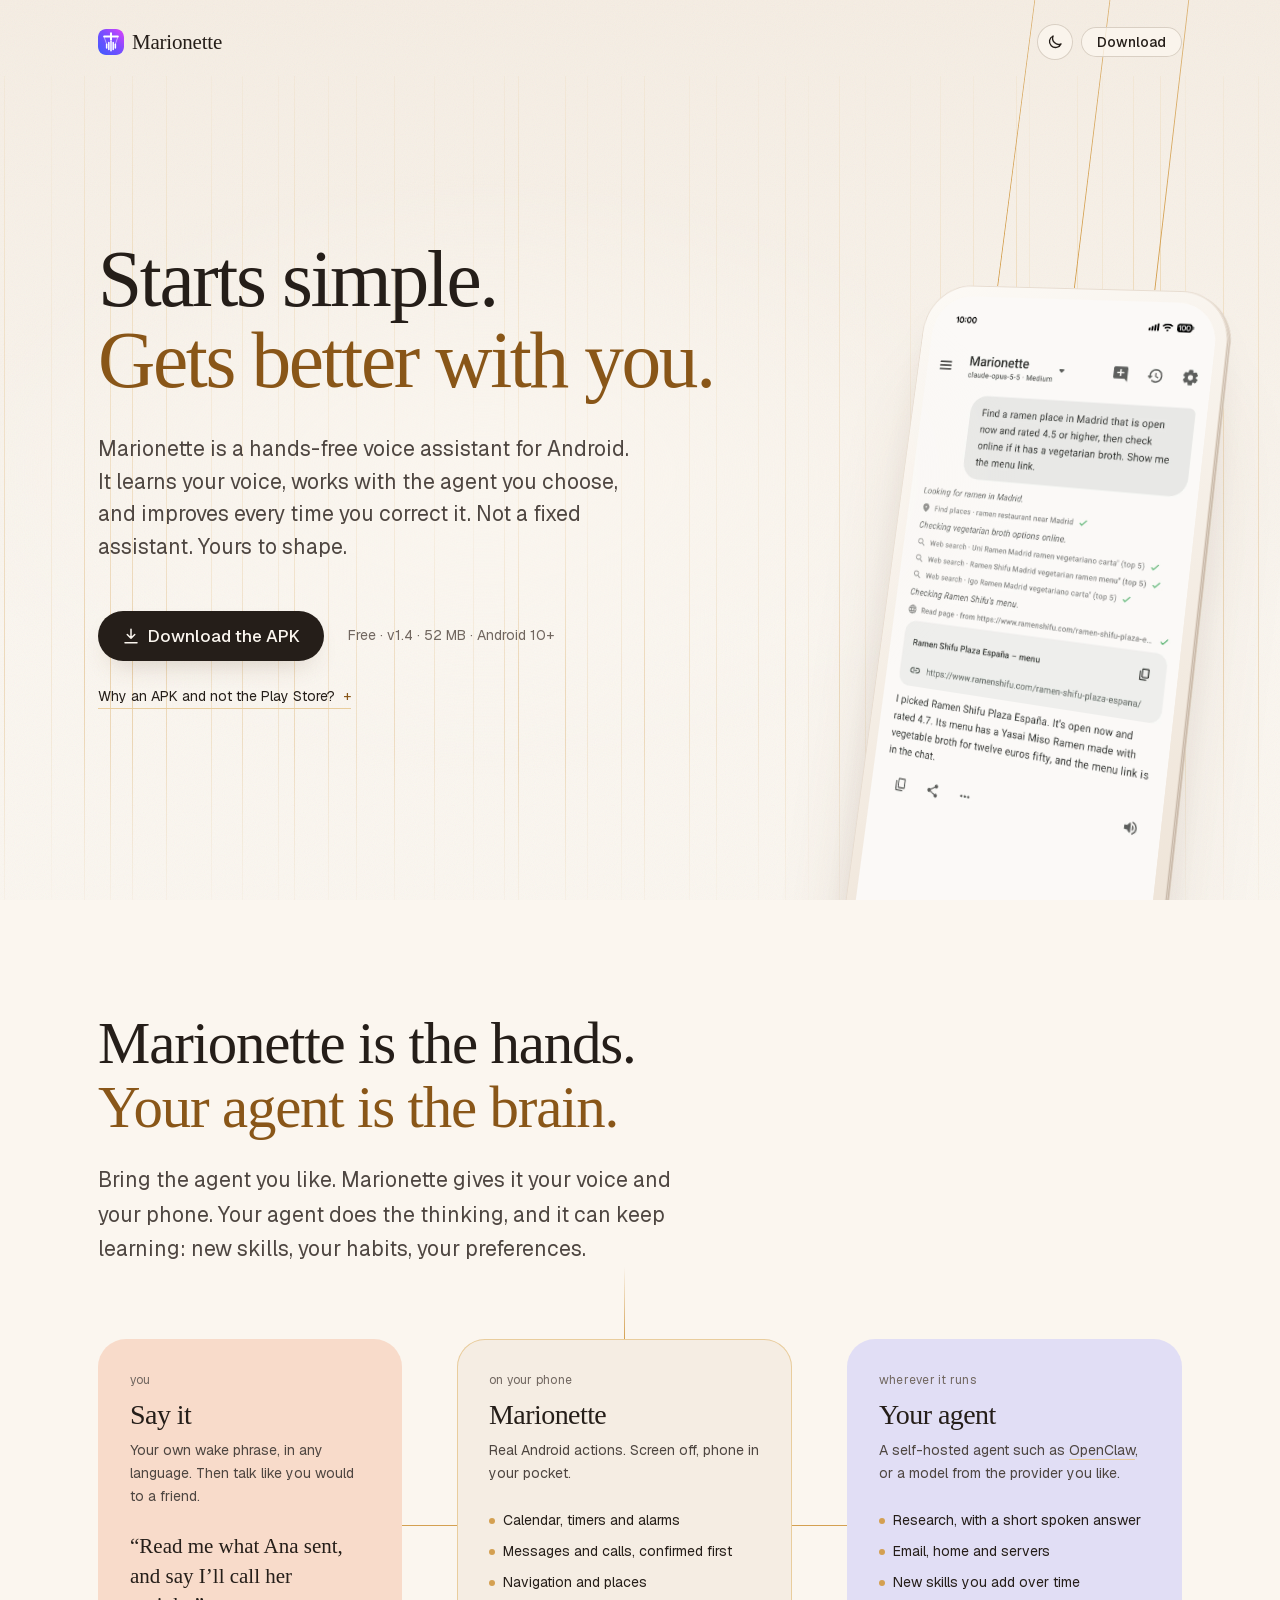
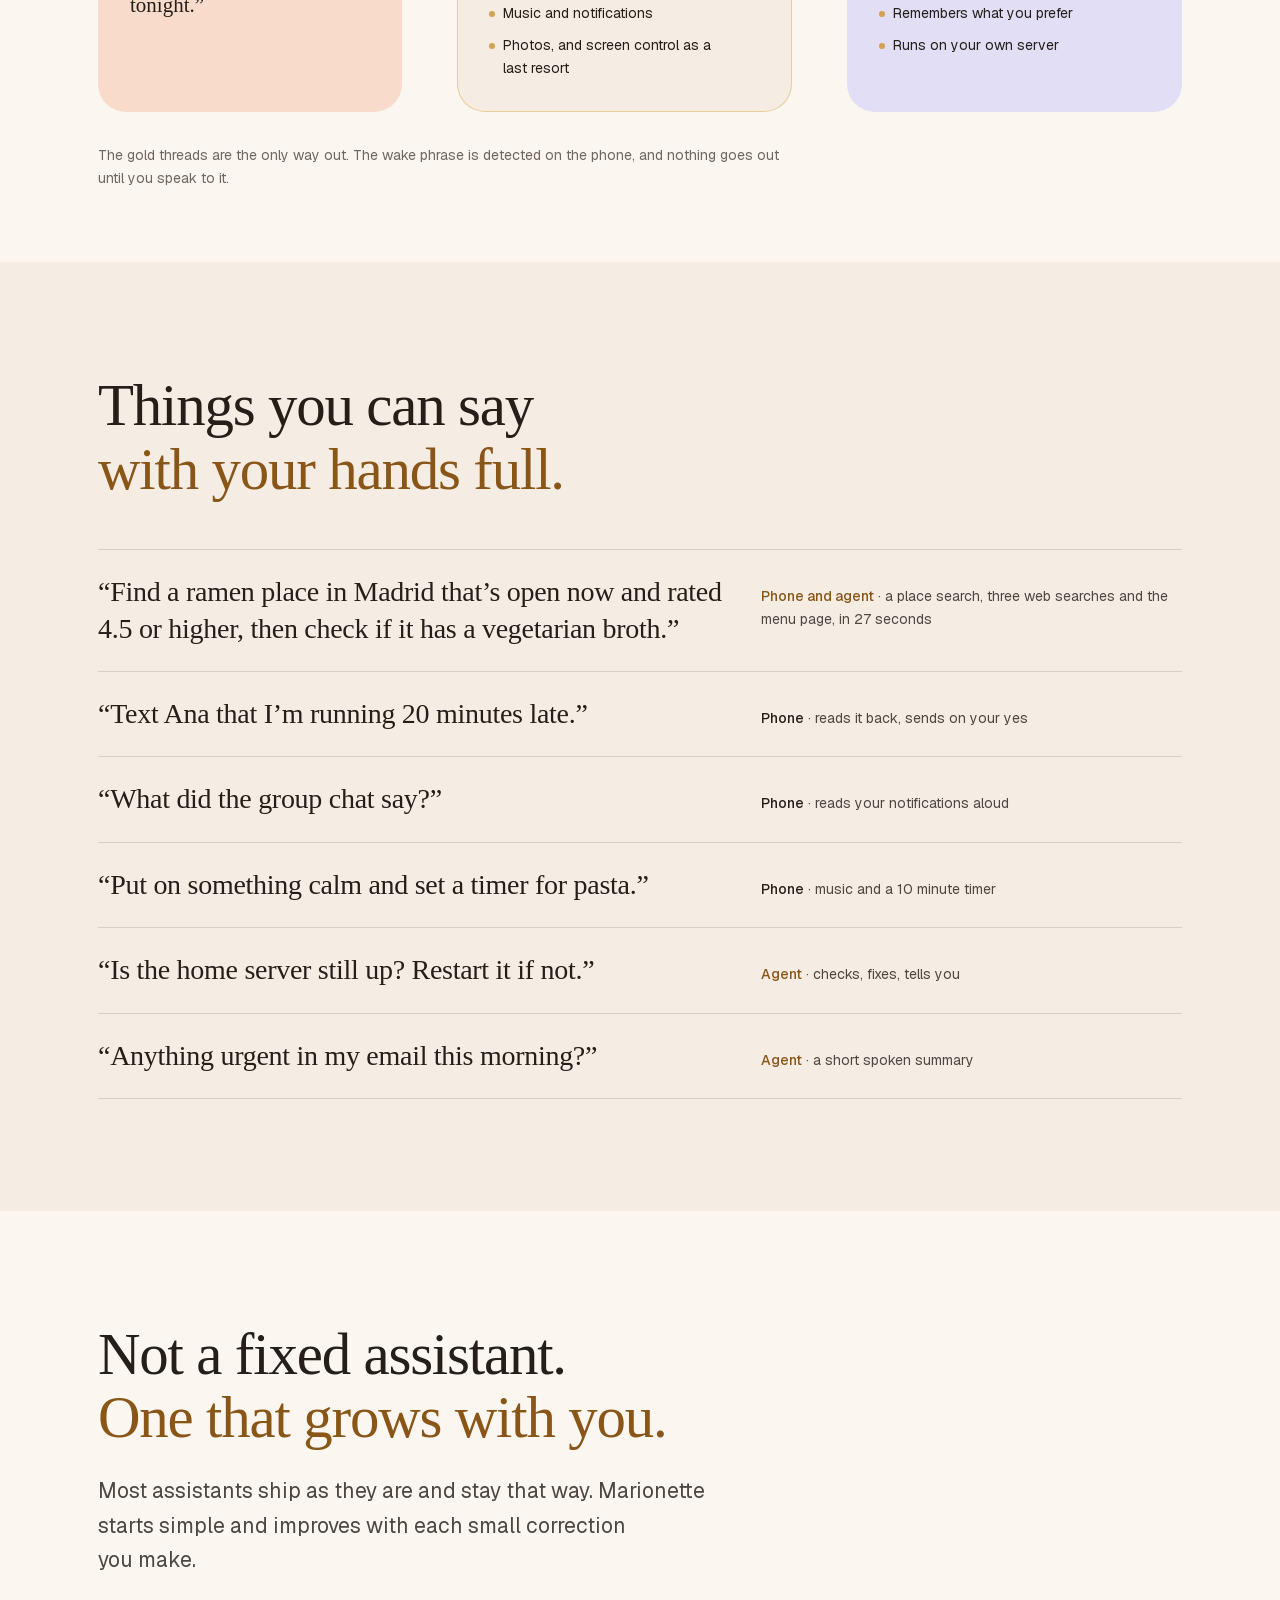
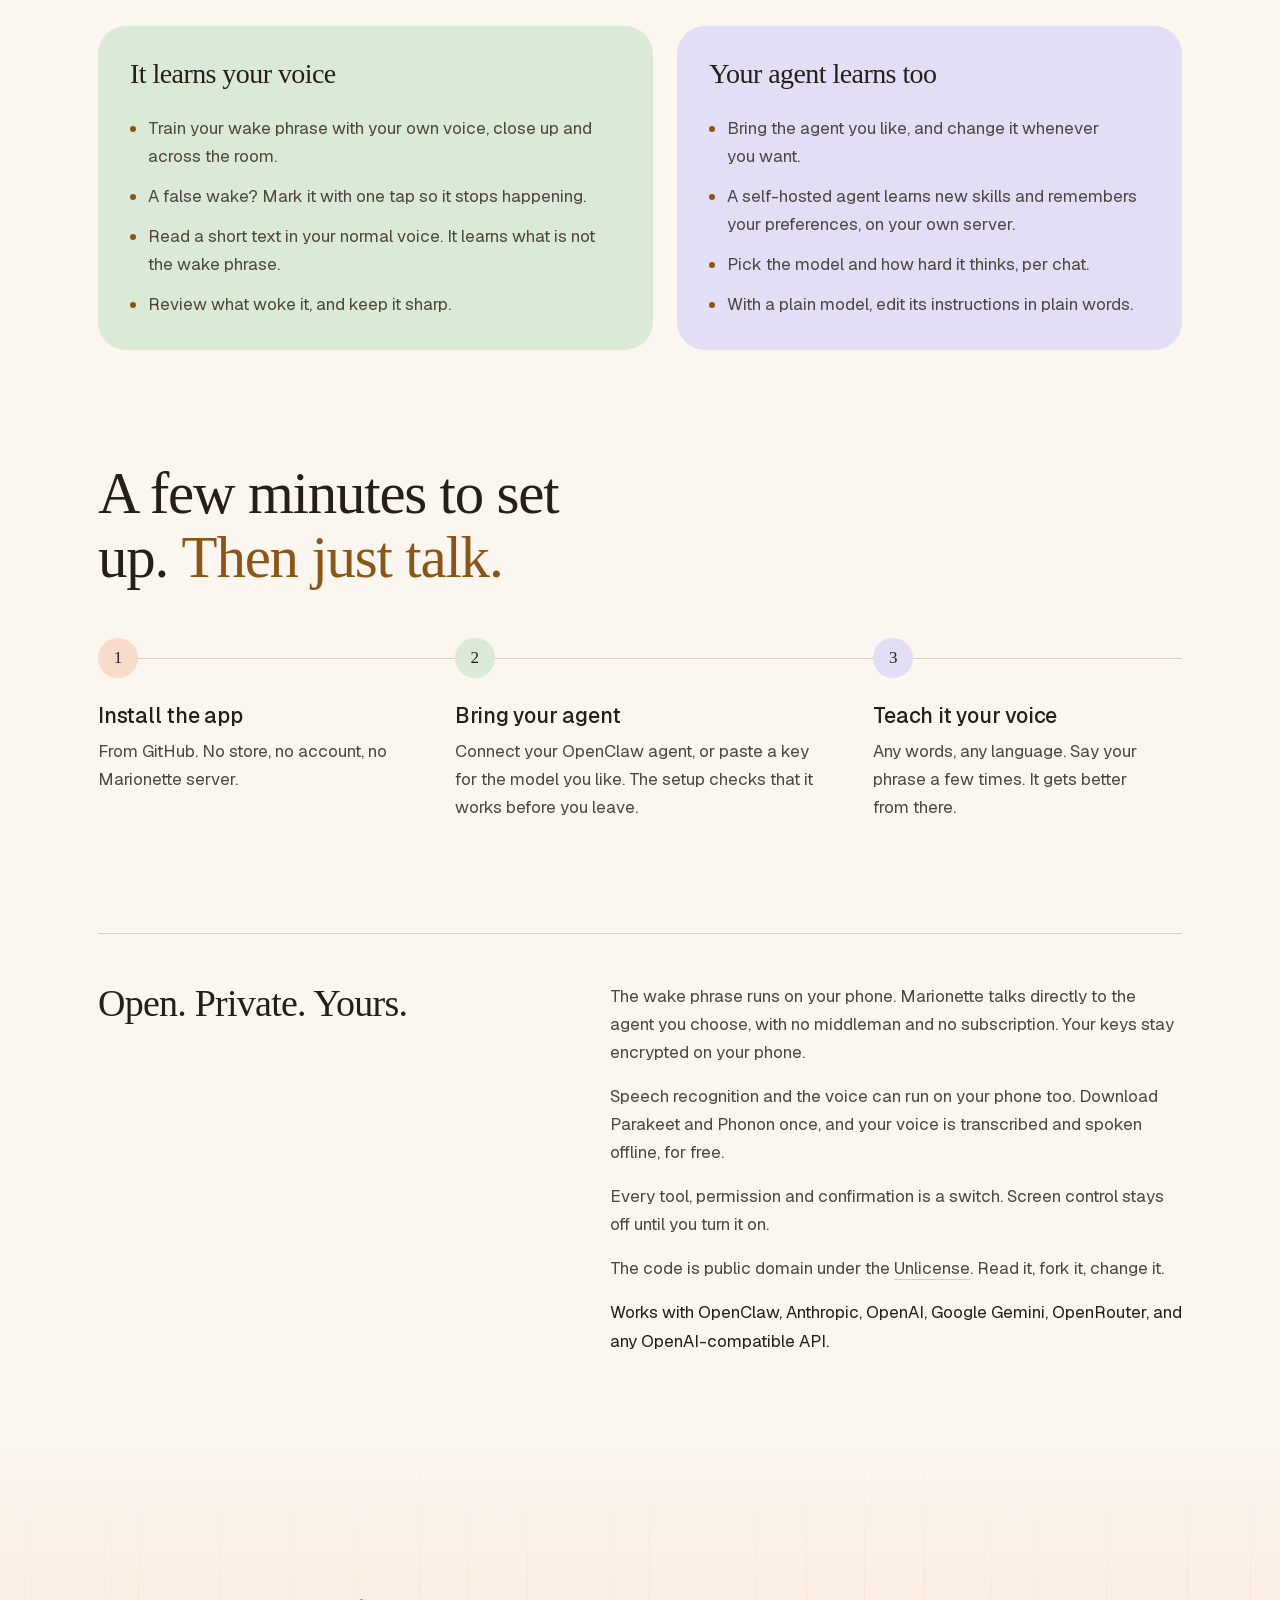
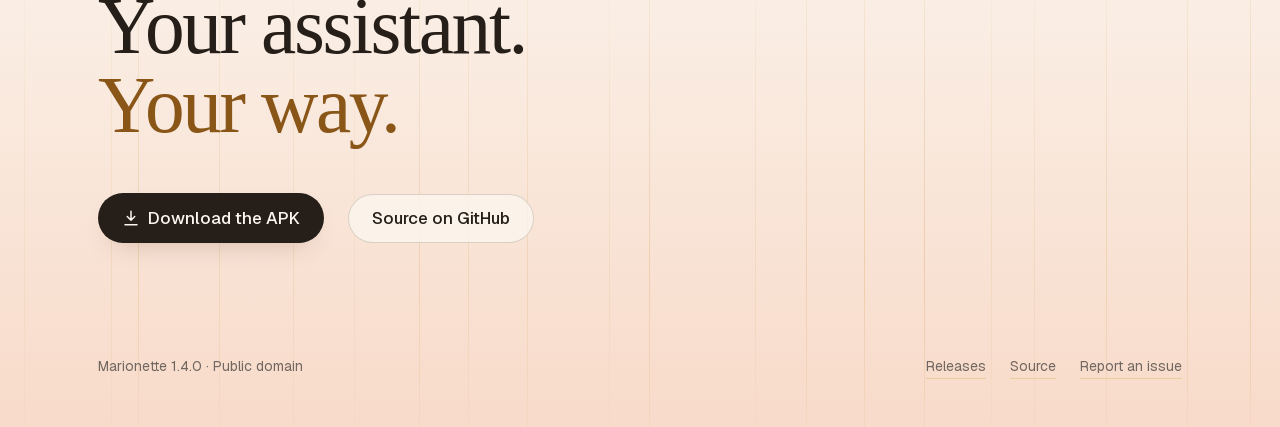
<file: site/index.html>
<!doctype html>
<html lang="en">
<head>
<meta charset="utf-8">
<meta name="viewport" content="width=device-width, initial-scale=1">
<meta name="color-scheme" content="light dark">
<title>Marionette: the Android voice assistant that gets better with you</title>
<meta name="description" content="A free, open-source, hands-free voice assistant for Android. It learns your voice, works with the agent you choose, and gets better as you train it. Not a fixed assistant.">
<meta name="theme-color" content="#faf6f0">
<link rel="canonical" href="https://marionette.ndrs.es/">
<meta name="google-site-verification" content="xGcxIlyzYVDsrvQq4sVZuJMY3wICR12JwhaztjCRH0U">
<meta property="og:type" content="website">
<meta property="og:site_name" content="Marionette">
<meta property="og:title" content="Marionette: the voice assistant that gets better with you">
<meta property="og:description" content="A hands-free Android voice assistant. Train it with your voice, bring your own agent, and shape it over time.">
<meta property="og:url" content="https://marionette.ndrs.es/">
<meta property="og:image" content="https://marionette.ndrs.es/og.jpg">
<meta property="og:image:width" content="1200">
<meta property="og:image:height" content="630">
<meta property="og:image:alt" content="Marionette website: Starts simple. Gets better with you. Next to a phone showing a chat with the assistant.">
<meta property="og:locale" content="en_US">
<meta name="twitter:card" content="summary_large_image">
<link rel="icon" href="icon.svg" type="image/svg+xml">
<link rel="apple-touch-icon" href="apple-touch-icon.png">
<script>
(() => {
  let theme = null;
  try { theme = localStorage.getItem("theme"); } catch (e) {}
  if (theme !== "light" && theme !== "dark") theme = matchMedia("(prefers-color-scheme: dark)").matches ? "dark" : "light";
  document.documentElement.dataset.theme = theme;
  document.documentElement.classList.add("js");
})();
</script>
<link rel="preload" href="fonts/geist-latin.woff2" as="font" type="font/woff2" crossorigin>
<link rel="preload" href="fonts/geist-mono-latin.woff2" as="font" type="font/woff2" crossorigin>
<link rel="preconnect" href="https://api.fontshare.com">
<link rel="preconnect" href="https://cdn.fontshare.com" crossorigin>
<link href="https://api.fontshare.com/v2/css?f[]=sentient@300,400&display=swap" rel="stylesheet">
<link rel="stylesheet" href="tokens.css">
<link rel="stylesheet" href="style.css">
<script type="application/ld+json">
[
  {
    "@context": "https://schema.org",
    "@type": "WebSite",
    "name": "Marionette",
    "url": "https://marionette.ndrs.es/"
  },
  {
    "@context": "https://schema.org",
    "@type": "MobileApplication",
    "name": "Marionette",
    "description": "A free, open-source, hands-free voice assistant for Android. A wake phrase trained with your own voice starts it, and the agent or language model you choose operates the phone through device tools.",
    "url": "https://marionette.ndrs.es/",
    "applicationCategory": "UtilitiesApplication",
    "operatingSystem": "Android 10 or newer",
    "softwareVersion": "1.4.0",
    "downloadUrl": "https://github.com/zlotny/marionette/releases/latest/download/marionette.apk",
    "screenshot": "https://marionette.ndrs.es/img/app-light.webp",
    "image": "https://marionette.ndrs.es/og.jpg",
    "license": "https://unlicense.org/",
    "isAccessibleForFree": true,
    "offers": { "@type": "Offer", "price": "0", "priceCurrency": "EUR" },
    "sameAs": ["https://github.com/zlotny/marionette"]
  }
]
</script>
</head>
<body>

<header class="nav">
  <a class="wordmark" href="#"><img src="icon.svg" alt="">Marionette</a>
  <div class="nav__actions">
    <button class="theme-toggle" type="button" aria-label="Switch theme">
      <svg class="icon-moon" viewBox="0 0 24 24" fill="none" stroke="currentColor" stroke-width="1.8" stroke-linecap="round" stroke-linejoin="round" aria-hidden="true"><path d="M20 14.5A8 8 0 0 1 9.5 4a8 8 0 1 0 10.5 10.5z"/></svg>
      <svg class="icon-sun" viewBox="0 0 24 24" fill="none" stroke="currentColor" stroke-width="1.8" stroke-linecap="round" stroke-linejoin="round" aria-hidden="true"><circle cx="12" cy="12" r="4"/><path d="M12 2v2M12 20v2M4.9 4.9l1.4 1.4M17.7 17.7l1.4 1.4M2 12h2M20 12h2M4.9 19.1l1.4-1.4M17.7 6.3l1.4-1.4"/></svg>
    </button>
    <a class="btn btn-line btn-sm" href="#download">Download</a>
  </div>
</header>

<main>
  <section class="hero">
    <div class="grain"></div>
    <div class="strands" aria-hidden="true"></div>

    <div class="stage" aria-hidden="true">
      <div class="puppet" id="puppet">
        <div class="puppet__strings"><i style="left:24%"></i><i style="left:50%"></i><i style="left:76%"></i></div>
        <div class="device">
          <div class="device__screen">
            <img class="shot-light" src="img/app-light.webp" alt="" width="1080" height="2410" loading="lazy" decoding="async">
            <img class="shot-dark" src="img/app-dark.webp" alt="" width="1080" height="2410" loading="lazy" decoding="async">
          </div>
        </div>
      </div>
    </div>

    <div class="page">
      <div class="hero__copy">
        <h1><span class="line enter" style="--d: 60ms">Starts simple.</span> <b class="line enter" style="--d: 150ms">Gets better with you.</b></h1>
        <p class="hero__lede enter" style="--d: 240ms">Marionette is a hands-free voice assistant for Android. It learns your voice, works with the agent you choose, and improves every time you correct it. Not a fixed assistant. Yours to shape.</p>
        <div class="hero__cta enter" style="--d: 320ms">
          <a class="btn btn-fill" href="https://github.com/zlotny/marionette/releases/latest/download/marionette.apk">
            <svg viewBox="0 0 24 24" fill="none" stroke="currentColor" stroke-width="2" stroke-linecap="round" stroke-linejoin="round"><path d="M12 3v12m0 0-5-5m5 5 5-5M4 21h16"/></svg>
            Download the APK
          </a>
          <span class="hero__note">Free · v1.4 · 52 MB · Android 10+</span>
        </div>
        <details class="why enter" style="--d: 390ms">
          <summary>Why an APK and not the Play Store?</summary>
          <p>To act for you, Marionette needs access that Google Play limits: sending text messages, seeing every app you have installed, operating other apps through accessibility, and using your location in the background. A store version would lose those abilities. The APK keeps all of them, and you still choose which ones to switch on.</p>
        </details>
      </div>
    </div>
  </section>

  <section class="map" aria-labelledby="map-title">
    <div class="page">
      <div class="map__head">
        <h2 id="map-title">Marionette is the hands. <b>Your agent is the brain.</b></h2>
        <p>Bring the agent you like. Marionette gives it your voice and your phone. Your agent does the thinking, and it can keep learning: new skills, your habits, your preferences.</p>
      </div>

      <div class="diagram">
        <div class="node node--you">
          <span class="where">you</span>
          <h3>Say it</h3>
          <p>Your own wake phrase, in any language. Then talk like you would to a friend.</p>
          <blockquote>“Read me what Ana sent, and say I’ll call her tonight.”</blockquote>
        </div>
        <span class="wire" aria-hidden="true"></span>
        <div class="node node--phone">
          <span class="where">on your phone</span>
          <h3>Marionette</h3>
          <p>Real Android actions. Screen off, phone in your pocket.</p>
          <ul>
            <li>Calendar, timers and alarms</li>
            <li>Messages and calls, confirmed first</li>
            <li>Navigation and places</li>
            <li>Music and notifications</li>
            <li>Photos, and screen control as a last resort</li>
          </ul>
        </div>
        <span class="wire wire--back" aria-hidden="true"></span>
        <div class="node node--agent">
          <span class="where">wherever it runs</span>
          <h3>Your agent</h3>
          <p>A self-hosted agent such as <a class="textlink" href="https://github.com/openclaw/openclaw">OpenClaw</a>, or a model from the provider you like.</p>
          <ul>
            <li>Research, with a short spoken answer</li>
            <li>Email, home and servers</li>
            <li>New skills you add over time</li>
            <li>Remembers what you prefer</li>
            <li>Runs on your own server</li>
          </ul>
        </div>
      </div>
      <p class="map__legend">The gold threads are the only way out. The wake phrase is detected on the phone, and nothing goes out until you speak to it.</p>
    </div>
  </section>

  <section class="say" aria-labelledby="say-title">
    <div class="page">
      <h2 id="say-title">Things you can say <b>with your hands full.</b></h2>
      <ol>
        <li class="agent"><q>Find a ramen place in Madrid that’s open now and rated 4.5 or higher, then check if it has a vegetarian broth.</q><span><b>Phone and agent</b> · a place search, three web searches and the menu page, in 27 seconds</span></li>
        <li><q>Text Ana that I’m running 20 minutes late.</q><span><b>Phone</b> · reads it back, sends on your yes</span></li>
        <li><q>What did the group chat say?</q><span><b>Phone</b> · reads your notifications aloud</span></li>
        <li><q>Put on something calm and set a timer for pasta.</q><span><b>Phone</b> · music and a 10 minute timer</span></li>
        <li class="agent"><q>Is the home server still up? Restart it if not.</q><span><b>Agent</b> · checks, fixes, tells you</span></li>
        <li class="agent"><q>Anything urgent in my email this morning?</q><span><b>Agent</b> · a short spoken summary</span></li>
      </ol>
    </div>
  </section>

  <section class="yours" aria-labelledby="yours-title">
    <div class="page">
      <h2 id="yours-title">Not a fixed assistant. <b>One that grows with you.</b></h2>
      <p class="yours__lede">Most assistants ship as they are and stay that way. Marionette starts simple and improves with each small correction you make.</p>
      <div class="yours__grid">
        <div>
          <h3>It learns your voice</h3>
          <ul>
            <li>Train your wake phrase with your own voice, close up and across the room.</li>
            <li>A false wake? Mark it with one tap so it stops happening.</li>
            <li>Read a short text in your normal voice. It learns what is not the wake phrase.</li>
            <li>Review what woke it, and keep it sharp.</li>
          </ul>
        </div>
        <div>
          <h3>Your agent learns too</h3>
          <ul>
            <li>Bring the agent you like, and change it whenever you want.</li>
            <li>A self-hosted agent learns new skills and remembers your preferences, on your own server.</li>
            <li>Pick the model and how hard it thinks, per chat.</li>
            <li>With a plain model, edit its instructions in plain words.</li>
          </ul>
        </div>
      </div>
    </div>
  </section>

  <section class="setup" aria-labelledby="setup-title">
    <div class="page">
      <h2 id="setup-title">A few minutes to set up. <b>Then just talk.</b></h2>
      <ol class="steps">
        <li><span class="n">1</span><h3>Install the app</h3><p>From GitHub. No store, no account, no Marionette server.</p></li>
        <li><span class="n">2</span><h3>Bring your agent</h3><p>Connect your OpenClaw agent, or paste a key for the model you like. The setup checks that it works before you leave.</p></li>
        <li><span class="n">3</span><h3>Teach it your voice</h3><p>Any words, any language. Say your phrase a few times. It gets better from there.</p></li>
      </ol>

      <div class="trust">
        <h3>Open. Private. Yours.</h3>
        <div>
          <p>The wake phrase runs on your phone. Marionette talks directly to the agent you choose, with no middleman and no subscription. Your keys stay encrypted on your phone.</p>
          <p>Speech recognition and the voice can run on your phone too. Download Parakeet and Phonon once, and your voice is transcribed and spoken offline, for free.</p>
          <p>Every tool, permission and confirmation is a switch. Screen control stays off until you turn it on.</p>
          <p>The code is public domain under the <a class="textlink" href="https://github.com/zlotny/marionette/blob/main/LICENSE">Unlicense</a>. Read it, fork it, change it.</p>
          <p class="providers">Works with OpenClaw, Anthropic, OpenAI, Google Gemini, OpenRouter, and any OpenAI-compatible API.</p>
        </div>
      </div>
    </div>
  </section>
</main>

<footer class="close" id="download">
  <div class="strands" aria-hidden="true"></div>
  <div class="page">
    <h2>Your assistant.<br><b>Your way.</b></h2>
    <div class="close__cta">
      <a class="btn btn-fill" href="https://github.com/zlotny/marionette/releases/latest/download/marionette.apk">
        <svg viewBox="0 0 24 24" fill="none" stroke="currentColor" stroke-width="2" stroke-linecap="round" stroke-linejoin="round"><path d="M12 3v12m0 0-5-5m5 5 5-5M4 21h16"/></svg>
        Download the APK
      </a>
      <a class="btn btn-line" href="https://github.com/zlotny/marionette">Source on GitHub</a>
    </div>
    <div class="close__foot">
      <span>Marionette 1.4.0 · Public domain</span>
      <nav class="close__links" aria-label="Project">
        <a class="textlink" href="https://github.com/zlotny/marionette/releases">Releases</a>
        <a class="textlink" href="https://github.com/zlotny/marionette">Source</a>
        <a class="textlink" href="https://github.com/zlotny/marionette/issues">Report an issue</a>
      </nav>
    </div>
  </div>
</footer>

<script src="main.js"></script>
</body>
</html>
</file>
<file: site/tokens.css>
@font-face { font-family: "Geist"; font-style: normal; font-weight: 400 500; font-display: swap; src: url("fonts/geist-latin.woff2") format("woff2"); unicode-range: U+0000-00FF, U+0131, U+0152-0153, U+02BB-02BC, U+02C6, U+02DA, U+02DC, U+0304, U+0308, U+0329, U+2000-206F, U+20AC, U+2122, U+2191, U+2193, U+2212, U+2215, U+FEFF, U+FFFD; }
@font-face { font-family: "Geist"; font-style: normal; font-weight: 400 500; font-display: swap; src: url("fonts/geist-latin-ext.woff2") format("woff2"); unicode-range: U+0100-02BA, U+02BD-02C5, U+02C7-02CC, U+02CE-02D7, U+02DD-02FF, U+0304, U+0308, U+0329, U+1D00-1DBF, U+1E00-1E9F, U+1EF2-1EFF, U+2020, U+20A0-20AB, U+20AD-20C4, U+2113, U+2C60-2C7F, U+A720-A7FF; }
@font-face { font-family: "Geist Mono"; font-style: normal; font-weight: 300 500; font-display: swap; src: url("fonts/geist-mono-latin.woff2") format("woff2"); unicode-range: U+0000-00FF, U+0131, U+0152-0153, U+02BB-02BC, U+02C6, U+02DA, U+02DC, U+0304, U+0308, U+0329, U+2000-206F, U+20AC, U+2122, U+2191, U+2193, U+2212, U+2215, U+FEFF, U+FFFD; }
@font-face { font-family: "Geist Mono"; font-style: normal; font-weight: 300 500; font-display: swap; src: url("fonts/geist-mono-latin-ext.woff2") format("woff2"); unicode-range: U+0100-02BA, U+02BD-02C5, U+02C7-02CC, U+02CE-02D7, U+02DD-02FF, U+0304, U+0308, U+0329, U+1D00-1DBF, U+1E00-1E9F, U+1EF2-1EFF, U+2020, U+20A0-20AB, U+20AD-20C4, U+2113, U+2C60-2C7F, U+A720-A7FF; }

:root {
  color-scheme: light;
  --color-paper:        oklch(97.5% 0.010 78);
  --color-paper-2:      oklch(95% 0.016 74);
  --color-paper-3:      oklch(91.5% 0.022 72);
  --color-paper-veil:   oklch(97.5% 0.010 78 / 0.78);
  --color-ink:          oklch(24% 0.014 52);
  --color-ink-2:        oklch(40% 0.014 52);
  --color-muted:        oklch(52% 0.016 56);
  --color-rule:         oklch(86% 0.020 72);
  --color-rule-2:       oklch(90% 0.016 74);
  --color-accent:       oklch(74% 0.115 76);
  --color-accent-deep:  oklch(50% 0.100 66);
  --color-accent-soft:  oklch(86% 0.070 80);
  --color-accent-glow:  oklch(96% 0.050 85);
  --color-accent-halo:  oklch(80% 0.120 78 / 0.55);
  --color-accent-ink:   oklch(24% 0.014 52);
  --color-focus:        oklch(60% 0.170 66);
  --color-peach:        oklch(91% 0.040 52);
  --color-sage:         oklch(92% 0.032 140);
  --color-lavender:     oklch(91% 0.032 292);
  --color-shadow:       oklch(45% 0.060 60 / 0.22);
  --color-shadow-deep:  oklch(40% 0.060 60 / 0.30);
  --color-device:       oklch(98.5% 0.006 80);
  --color-device-edge:  oklch(90% 0.020 72);
  --color-device-side:  oklch(83% 0.026 70);

  --font-display: "Sentient", "Iowan Old Style", ui-serif, serif;
  --font-body:    "Geist", ui-sans-serif, sans-serif;
  --font-outlier: "Geist Mono", ui-monospace, monospace;

  --space-3xs: 0.25rem;
  --space-2xs: 0.5rem;
  --space-xs:  0.75rem;
  --space-sm:  1rem;
  --space-md:  1.5rem;
  --space-lg:  2rem;
  --space-xl:  3rem;
  --space-2xl: 4.5rem;
  --space-3xl: 7rem;
  --space-4xl: 10rem;
  --page-gutter: clamp(1rem, 4vw, 3rem);

  --text-xs:  0.75rem;
  --text-sm:  0.875rem;
  --text-md:  1.0625rem;
  --text-lg:  1.3125rem;
  --text-xl:  1.75rem;
  --text-2xl: 2.375rem;
  --text-3xl: clamp(2.25rem, 4.6vw, 3.75rem);
  --text-display: clamp(2.75rem, 6.2vw, 5.25rem);

  --ease-out:    cubic-bezier(0.16, 1, 0.3, 1);
  --ease-in:     cubic-bezier(0.7, 0, 0.84, 0);
  --ease-in-out: cubic-bezier(0.65, 0, 0.35, 1);
  --dur-short: 180ms;
  --dur-mid:   420ms;
  --dur-long:  1100ms;

  --rule-hair: 1px;
  --radius-pill: 999px;
  --radius-node: 28px;
  --radius-device: 52px;
  --radius-screen: 42px;
}

:root[data-theme="dark"] {
  color-scheme: dark;
  --color-paper:        oklch(13% 0.004 260);
  --color-paper-2:      oklch(16% 0.005 260);
  --color-paper-3:      oklch(21% 0.006 260);
  --color-paper-veil:   oklch(13% 0.004 260 / 0.75);
  --color-ink:          oklch(92% 0.020 85);
  --color-ink-2:        oklch(76% 0.030 80);
  --color-muted:        oklch(60% 0.030 80);
  --color-rule:         oklch(30% 0.010 260);
  --color-rule-2:       oklch(23% 0.008 260);
  --color-accent:       oklch(80% 0.160 75);
  --color-accent-deep:  oklch(82% 0.160 75);
  --color-accent-soft:  oklch(48% 0.100 72);
  --color-accent-glow:  oklch(96% 0.080 85);
  --color-accent-halo:  oklch(80% 0.160 75 / 0.55);
  --color-accent-ink:   oklch(13% 0.004 260);
  --color-focus:        oklch(85% 0.170 80);
  --color-peach:        oklch(16.5% 0.012 60);
  --color-sage:         oklch(16.5% 0.012 150);
  --color-lavender:     oklch(16.5% 0.014 290);
  --color-shadow:       oklch(5% 0.004 260 / 0.60);
  --color-shadow-deep:  oklch(3% 0.004 260 / 0.75);
  --color-device:       oklch(18% 0.005 260);
  --color-device-edge:  oklch(32% 0.010 260);
  --color-device-side:  oklch(9% 0.004 260);
  --color-scanline:     oklch(4% 0.004 260 / 0.22);
  --color-text-glow:    oklch(80% 0.160 75 / 0.32);

  --font-display: "Geist Mono", ui-monospace, monospace;
  --text-display: clamp(2.5rem, 5vw, 4.25rem);
  --text-3xl: clamp(2rem, 3.8vw, 3.1rem);
  --radius-pill: 3px;
  --radius-node: 6px;
}
</file>
<file: site/style.css>
/* Hallmark · pre-emit critique: P4 H4 E4 S5 R4 V5 */
/* Hallmark · macrostructure: Map / Diagram · hero: left-bias statement + suspended device (parallax)
 * theme: custom · vibe: "warm machine light, pastel, safe, quiet" · paper: oklch(97.5% 0.010 78) · accent: oklch(74% 0.115 76)
 * display: Sentient · body: Geist · outlier: Geist Mono · axes: light / roman-serif / chromatic-amber
 * nav: N9 edge-aligned · footer: Ft5 statement · enrichment: Tier-A CSS strands + suspended device
 * studied: no · context: user-provided
 */

* { box-sizing: border-box; margin: 0; padding: 0; }
html, body { overflow-x: clip; }
html { scroll-behavior: smooth; interpolate-size: allow-keywords; }
body {
  background: var(--color-paper);
  color: var(--color-ink);
  font: 400 var(--text-md)/1.65 var(--font-body);
  -webkit-font-smoothing: antialiased;
}
a { color: inherit; text-decoration: none; }
:focus-visible { outline: 2px solid var(--color-focus); outline-offset: 3px; border-radius: var(--space-3xs); }

h1, h2, h3 { font-family: var(--font-display); font-weight: 300; font-style: normal; letter-spacing: -0.02em; overflow-wrap: anywhere; min-width: 0; }
h1 b, h2 b { font-weight: 400; color: var(--color-accent-deep); }
h1, h2 { text-wrap: balance; }
p, li, q { text-wrap: pretty; }
section, footer { scroll-margin-top: var(--space-lg); }

.page { max-width: 1180px; margin: 0 auto; padding: 0 var(--page-gutter); position: relative; }

/* Buttons */
.btn {
  display: inline-flex; align-items: center; gap: var(--space-2xs);
  white-space: nowrap;
  padding: var(--space-sm) var(--space-md);
  border-radius: var(--radius-pill);
  font: 500 var(--text-md)/1 var(--font-body);
  transition: transform var(--dur-short) var(--ease-out), background-color var(--dur-short) var(--ease-out), box-shadow var(--dur-short) var(--ease-out);
}
.btn svg { width: 18px; height: 18px; flex: none; }
.btn-fill { background: var(--color-ink); color: var(--color-paper); box-shadow: 0 12px 28px -14px var(--color-shadow-deep); }
.btn-fill:hover { background: var(--color-ink-2); box-shadow: 0 16px 32px -14px var(--color-accent-halo); }
.btn-fill:active { transform: translateY(1px); }
.btn-line { color: var(--color-ink); box-shadow: inset 0 0 0 var(--rule-hair) var(--color-rule); background: var(--color-paper-veil); }
.btn-line:hover { box-shadow: inset 0 0 0 var(--rule-hair) var(--color-accent); }
.btn-line:active { transform: translateY(1px); }
.btn-sm { padding: var(--space-2xs) var(--space-sm); font-size: var(--text-sm); }

.textlink { border-bottom: var(--rule-hair) solid var(--color-accent-soft); transition: border-color var(--dur-short) var(--ease-out); }
.textlink:hover { border-color: var(--color-accent-deep); }

/* N9 nav */
.nav {
  position: absolute; top: 0; left: 0; right: 0; z-index: 5;
  display: flex; justify-content: space-between; align-items: center;
  padding: var(--space-md) var(--page-gutter);
  max-width: 1180px; margin: 0 auto;
}
.wordmark { display: flex; align-items: center; gap: var(--space-2xs); font: 400 var(--text-lg)/1 var(--font-display); letter-spacing: -0.01em; }
.wordmark img { width: 26px; height: 26px; border-radius: 8px; }
.nav__actions { display: flex; align-items: center; gap: var(--space-2xs); }
.theme-toggle {
  display: grid; place-items: center; width: 36px; height: 36px; flex: none;
  border: 0; border-radius: var(--radius-pill); cursor: pointer;
  color: var(--color-ink); background: var(--color-paper-veil);
  box-shadow: inset 0 0 0 var(--rule-hair) var(--color-rule);
  transition: box-shadow var(--dur-short) var(--ease-out), transform var(--dur-short) var(--ease-out);
}
.theme-toggle:hover { box-shadow: inset 0 0 0 var(--rule-hair) var(--color-accent); }
.theme-toggle:active { transform: translateY(1px); }
.theme-toggle svg { width: 18px; height: 18px; }
.theme-toggle .icon-sun { display: none; }
:root[data-theme="dark"] .theme-toggle .icon-sun { display: block; }
:root[data-theme="dark"] .theme-toggle .icon-moon { display: none; }

/* Hero */
.hero {
  position: relative; overflow: hidden; isolation: isolate;
  background: linear-gradient(180deg, var(--color-paper-2), var(--color-paper) 70%);
  min-height: 900px;
  display: flex; align-items: center;
  padding: var(--space-4xl) 0 var(--space-3xl);
}
.grain {
  position: absolute; inset: 0; z-index: -1; opacity: 0.06; pointer-events: none;
  background-image: url("data:image/svg+xml;utf8,<svg xmlns='http://www.w3.org/2000/svg' width='160' height='160'><filter id='n'><feTurbulence type='fractalNoise' baseFrequency='.9' numOctaves='2' stitchTiles='stitch'/></filter><rect width='100%' height='100%' filter='url(%23n)'/></svg>");
}
.strands { position: absolute; inset: 0; z-index: 0; pointer-events: none; will-change: transform; -webkit-mask-image: linear-gradient(180deg, black 65%, transparent); mask-image: linear-gradient(180deg, black 65%, transparent); }
.close .strands { -webkit-mask-image: linear-gradient(0deg, black 60%, transparent); mask-image: linear-gradient(0deg, black 60%, transparent); }
.strand {
  position: absolute; top: -10%; width: var(--rule-hair); height: 120%;
  background: linear-gradient(180deg, transparent, var(--color-accent-soft) 25%, var(--color-accent) 70%, transparent);
  transform-origin: top center;
  animation: sway var(--sway, 10s) var(--ease-in-out) infinite alternate;
}
.strand::after {
  content: ""; position: absolute; left: -2px; top: 0; width: 5px; height: 5px; border-radius: 50%;
  background: var(--color-accent-glow); box-shadow: 0 0 10px 3px var(--color-accent-halo);
  opacity: 0;
  animation: fall var(--fall, 8s) linear infinite; animation-delay: var(--fall-delay, 0s);
}
@keyframes sway { from { transform: rotate(-0.5deg); } to { transform: rotate(0.5deg); } }
@keyframes fall { 0% { top: 0; opacity: 0; } 12% { opacity: 1; } 85% { opacity: 1; } 100% { top: 100%; opacity: 0; } }

.stage {
  position: absolute; z-index: 1; top: 50%; right: max(var(--page-gutter), calc(50% - 560px));
  width: 340px; margin-top: -385px;
  perspective: 1500px; pointer-events: none;
}
.puppet { position: relative; width: 100%; transform-style: preserve-3d; transform: rotateX(10deg) rotateY(-24deg) rotateZ(7deg); will-change: transform; }
.puppet__strings { position: absolute; left: 0; right: 0; bottom: 100%; height: 1000px; }
.puppet__strings i { position: absolute; bottom: 0; width: var(--rule-hair); height: 100%; background: linear-gradient(180deg, transparent, var(--color-accent)); }
.device {
  position: relative; padding: var(--space-xs); transform-style: preserve-3d;
  border-radius: var(--radius-device);
  background: linear-gradient(150deg, var(--color-device), var(--color-paper-3));
  box-shadow: 0 90px 120px -50px var(--color-shadow-deep), 0 30px 60px -30px var(--color-shadow), inset 0 0 0 var(--rule-hair) var(--color-device-edge);
}
.device::before, .device::after {
  content: ""; position: absolute; inset: 0; border-radius: inherit; pointer-events: none;
  background: var(--color-device-side); box-shadow: inset 0 0 0 var(--rule-hair) var(--color-device-edge);
}
.device::before { transform: translateZ(-6px); }
.device::after { transform: translateZ(-12px); }
.device__screen { display: block; position: relative; aspect-ratio: 1080 / 2410; border-radius: var(--radius-screen); overflow: hidden; background: var(--color-paper); transform: translateZ(0.5px); }
.device__screen img { display: block; width: 100%; height: 100%; object-fit: cover; object-position: top center; }
.device__screen .shot-dark { display: none; }

.hero > .page { width: 100%; }
.hero__copy { position: relative; z-index: 2; max-width: 820px; }
.hero__copy::before {
  content: ""; position: absolute; z-index: -1; inset: -14% -12% -14% -18%; pointer-events: none;
  background: radial-gradient(closest-side, var(--color-paper-veil), transparent);
}
.hero h1 { font-size: var(--text-display); line-height: 1.02; letter-spacing: -0.03em; }
.hero__lede { margin-top: var(--space-lg); max-width: 34rem; font-size: var(--text-lg); line-height: 1.55; color: var(--color-ink-2); }
.hero__cta { margin-top: var(--space-xl); display: flex; flex-wrap: wrap; align-items: center; gap: var(--space-md); }
.hero__note { font-size: var(--text-sm); color: var(--color-muted); }

.why { margin-top: var(--space-md); max-width: 34rem; font-size: var(--text-sm); color: var(--color-ink-2); }
.why summary {
  display: inline-flex; align-items: center; gap: var(--space-2xs);
  cursor: pointer; list-style: none; color: var(--color-ink);
  border-bottom: var(--rule-hair) solid var(--color-accent-soft);
  transition: border-color var(--dur-short) var(--ease-out);
}
.why summary::-webkit-details-marker { display: none; }
.why::details-content { block-size: 0; overflow: hidden; transition: block-size 360ms var(--ease-out), content-visibility 360ms allow-discrete; }
.why[open]::details-content { block-size: auto; }
.why summary::after { content: "+"; font-family: var(--font-outlier); color: var(--color-accent-deep); transition: transform var(--dur-short) var(--ease-out); }
.why[open] summary::after { transform: rotate(45deg); }
.why summary:hover { border-color: var(--color-accent-deep); }
.why p { margin-top: var(--space-xs); padding: var(--space-sm) var(--space-md); border-radius: var(--space-sm); background: var(--color-paper-veil); box-shadow: inset 0 0 0 var(--rule-hair) var(--color-rule-2); line-height: 1.55; }

.hero h1 .line { display: block; }
.enter { animation: rise 760ms var(--ease-out) var(--d, 0ms) both; }
.nav { animation: drop 600ms var(--ease-out) both; }
.stage { animation: float-in 1100ms var(--ease-out) 120ms both; }
.puppet__strings { animation: fade-in 900ms var(--ease-out) 500ms both; }
.hero .strands { animation: fade-in 1600ms var(--ease-out) both; }
@keyframes rise { from { opacity: 0; transform: translateY(18px) scale(0.985); filter: blur(6px); } }
@keyframes drop { from { opacity: 0; transform: translateY(-12px); } }
@keyframes float-in { from { opacity: 0; transform: translateY(48px) scale(0.94); } }
@keyframes fade-in { from { opacity: 0; } }

.js .diagram > * { opacity: 0; }
.js .diagram.on > * { opacity: 1; animation: rise 700ms var(--ease-out) both; }
.js .diagram.on > :nth-child(2) { animation: fade-in 500ms var(--ease-out) 160ms both; }
.js .diagram.on > :nth-child(3) { animation-delay: 120ms; }
.js .diagram.on > :nth-child(4) { animation: fade-in 500ms var(--ease-out) 280ms both; }
.js .diagram.on > :nth-child(5) { animation-delay: 240ms; }

::view-transition-old(root), ::view-transition-new(root) { animation: none; mix-blend-mode: normal; }
::view-transition-new(root) { z-index: 2; }
.theme-fading, .theme-fading *, .theme-fading *::before, .theme-fading *::after {
  transition: background-color 450ms var(--ease-in-out), color 450ms var(--ease-in-out), border-color 450ms var(--ease-in-out), box-shadow 450ms var(--ease-in-out) !important;
}
.theme-toggle svg { animation: spin-in 520ms var(--ease-out) both; }
@keyframes spin-in { from { opacity: 0; transform: rotate(-90deg) scale(0.5); } }

/* Map */
.map { padding: var(--space-3xl) 0 var(--space-2xl); }
.map__head { max-width: 46rem; }
.map__head h2 { font-size: var(--text-3xl); line-height: 1.08; }
.map__head p { margin-top: var(--space-md); color: var(--color-ink-2); font-size: var(--text-lg); max-width: 38rem; }

.diagram {
  margin-top: var(--space-2xl);
  display: grid; align-items: stretch;
  grid-template-columns: minmax(0, 1fr) minmax(var(--space-lg), 0.18fr) minmax(0, 1.1fr) minmax(var(--space-lg), 0.18fr) minmax(0, 1.1fr);
}
.node { border-radius: var(--radius-node); padding: var(--space-lg); position: relative; }
.node h3 { font-size: var(--text-xl); line-height: 1.15; }
.node > p { margin-top: var(--space-2xs); color: var(--color-ink-2); font-size: var(--text-sm); }
.node ul { list-style: none; margin-top: var(--space-md); display: grid; gap: var(--space-2xs); font-size: var(--text-sm); }
.node li { display: flex; gap: var(--space-2xs); align-items: baseline; }
.node li::before { content: ""; width: 6px; height: 6px; border-radius: 50%; background: var(--color-accent); flex: none; transform: translateY(-1px); }
.node--you { background: var(--color-peach); }
.node--you blockquote { margin-top: var(--space-md); font: 300 var(--text-lg)/1.4 var(--font-display); }
.node--phone { background: var(--color-paper-2); box-shadow: inset 0 0 0 var(--rule-hair) var(--color-accent-soft); }
.node--agent { background: var(--color-lavender); }
.node--phone::before {
  content: ""; position: absolute; left: 50%; bottom: 100%; width: var(--rule-hair); height: var(--space-2xl);
  background: linear-gradient(180deg, transparent, var(--color-accent));
}
.node .where { display: block; font-size: var(--text-xs); color: var(--color-muted); margin-bottom: var(--space-2xs); letter-spacing: 0.02em; }

.wire { position: relative; align-self: center; height: var(--rule-hair); background: var(--color-accent); overflow: hidden; }
.wire::after {
  content: ""; position: absolute; top: -3px; left: -40px; width: 40px; height: 7px; border-radius: 4px;
  background: radial-gradient(closest-side, var(--color-accent-glow), transparent);
  animation: travel 2.8s linear infinite;
}
.wire--back::after { animation-direction: reverse; animation-delay: -1.4s; }
@keyframes travel { to { left: 100%; } }

.map__legend { margin-top: var(--space-lg); font-size: var(--text-sm); color: var(--color-muted); max-width: 44rem; }

/* Things you can say */
.say { padding: var(--space-3xl) 0; background: var(--color-paper-2); }
.say h2 { font-size: var(--text-3xl); line-height: 1.08; max-width: 40rem; }
.say ol { list-style: none; margin-top: var(--space-xl); border-top: var(--rule-hair) solid var(--color-rule); }
.say li {
  display: grid; grid-template-columns: minmax(0, 1.5fr) minmax(0, 1fr); gap: var(--space-lg); align-items: baseline;
  padding: var(--space-md) 0; border-bottom: var(--rule-hair) solid var(--color-rule);
}
.say q { font: 300 var(--text-xl)/1.3 var(--font-display); letter-spacing: -0.01em; quotes: "\201C" "\201D"; }
.say li span { font-size: var(--text-sm); color: var(--color-ink-2); }
.say li span b { font-weight: 500; color: var(--color-ink); }
.say li.agent span b { color: var(--color-accent-deep); }

/* Yours */
.yours { padding: var(--space-3xl) 0 0; }
.yours h2 { font-size: var(--text-3xl); line-height: 1.08; max-width: 44rem; }
.yours__lede { margin-top: var(--space-md); max-width: 38rem; font-size: var(--text-lg); color: var(--color-ink-2); }
.yours__grid { margin-top: var(--space-xl); display: grid; grid-template-columns: minmax(0, 1.1fr) minmax(0, 1fr); gap: var(--space-md); }
.yours__grid > div { border-radius: var(--radius-node); padding: var(--space-lg); }
.yours__grid > div:first-child { background: var(--color-sage); }
.yours__grid > div:last-child { background: var(--color-lavender); }
.yours h3 { font-size: var(--text-xl); line-height: 1.15; }
.yours ul { list-style: none; margin-top: var(--space-md); display: grid; gap: var(--space-xs); }
.yours li { display: flex; gap: var(--space-xs); align-items: baseline; color: var(--color-ink-2); }
.yours li::before { content: ""; width: 6px; height: 6px; border-radius: 50%; background: var(--color-accent-deep); flex: none; transform: translateY(-2px); }

/* Setup */
.setup { padding: var(--space-3xl) 0 var(--space-2xl); }
.setup h2 { font-size: var(--text-3xl); line-height: 1.08; max-width: 38rem; }
.steps { list-style: none; margin-top: var(--space-xl); display: grid; grid-template-columns: minmax(0, 1fr) minmax(0, 1.2fr) minmax(0, 1fr); gap: var(--space-xl); position: relative; }
.steps::before { content: ""; position: absolute; top: 20px; left: 0; right: 0; height: var(--rule-hair); background: var(--color-rule); }
.steps li { position: relative; }
.steps .n {
  display: grid; place-items: center; width: 40px; height: 40px; border-radius: 50%;
  font: 400 var(--text-md)/1 var(--font-display); position: relative;
}
.steps li:nth-child(1) .n { background: var(--color-peach); }
.steps li:nth-child(2) .n { background: var(--color-sage); }
.steps li:nth-child(3) .n { background: var(--color-lavender); }
.steps h3 { margin-top: var(--space-md); font: 500 var(--text-lg)/1.3 var(--font-body); letter-spacing: -0.01em; }
.steps p { margin-top: var(--space-2xs); color: var(--color-ink-2); font-size: var(--text-md); }

.trust { margin-top: var(--space-3xl); display: grid; grid-template-columns: minmax(0, 1fr) minmax(0, 1.3fr); gap: var(--space-2xl); padding-top: var(--space-xl); border-top: var(--rule-hair) solid var(--color-rule); }
.trust h3 { font-size: var(--text-2xl); line-height: 1.15; }
.trust p { color: var(--color-ink-2); }
.trust p + p { margin-top: var(--space-sm); }
.trust .providers { color: var(--color-ink); }

/* Ft5 statement */
.close {
  position: relative; overflow: hidden; isolation: isolate;
  padding: var(--space-4xl) 0 var(--space-xl);
  background: linear-gradient(180deg, var(--color-paper), var(--color-peach));
}
.close .strands { opacity: 0.6; }
.close h2 { position: relative; font-size: var(--text-display); line-height: 1; letter-spacing: -0.03em; }
.close__cta { position: relative; margin-top: var(--space-xl); display: flex; flex-wrap: wrap; gap: var(--space-md); align-items: center; }
.close__links { display: flex; flex-wrap: wrap; gap: var(--space-md); }
.close__foot { position: relative; margin-top: var(--space-3xl); display: flex; justify-content: space-between; flex-wrap: wrap; gap: var(--space-sm); font-size: var(--text-sm); color: var(--color-muted); }

:root[data-theme="dark"] ::selection { background: var(--color-accent); color: var(--color-accent-ink); }
:root[data-theme="dark"] h1, :root[data-theme="dark"] h2, :root[data-theme="dark"] h3 { font-weight: 300; letter-spacing: -0.04em; }
:root[data-theme="dark"] h1 b, :root[data-theme="dark"] h2 b { font-weight: 500; text-shadow: 0 0 16px var(--color-text-glow); }
:root[data-theme="dark"] .hero .strands { opacity: 0.55; }
:root[data-theme="dark"] .close .strands { opacity: 0.4; }
:root[data-theme="dark"] .grain {
  opacity: 1;
  background-image: repeating-linear-gradient(180deg, transparent 0 2px, var(--color-scanline) 2px 3px);
}
:root[data-theme="dark"] .wordmark { font-weight: 500; letter-spacing: -0.03em; }
:root[data-theme="dark"] .btn-fill { background: var(--color-accent); color: var(--color-accent-ink); box-shadow: 0 0 0 var(--rule-hair) var(--color-accent), 0 0 28px -8px var(--color-accent-halo); }
:root[data-theme="dark"] .btn-fill:hover { background: var(--color-accent-glow); }
:root[data-theme="dark"] .btn-line, :root[data-theme="dark"] .theme-toggle { background: transparent; box-shadow: inset 0 0 0 var(--rule-hair) var(--color-accent-soft); }
:root[data-theme="dark"] .btn-line:hover, :root[data-theme="dark"] .theme-toggle:hover { box-shadow: inset 0 0 0 var(--rule-hair) var(--color-accent); }
:root[data-theme="dark"] .node, :root[data-theme="dark"] .yours__grid > div { box-shadow: inset 0 0 0 var(--rule-hair) var(--color-rule); }
:root[data-theme="dark"] .node--phone { box-shadow: inset 0 0 0 var(--rule-hair) var(--color-accent-soft); }
:root[data-theme="dark"] .node .where, :root[data-theme="dark"] .hero__note, :root[data-theme="dark"] .map__legend, :root[data-theme="dark"] .close__foot { font-family: var(--font-outlier); letter-spacing: 0.01em; }
:root[data-theme="dark"] .node .where { text-transform: uppercase; color: var(--color-accent); }
:root[data-theme="dark"] .node li::before, :root[data-theme="dark"] .yours li::before { border-radius: 0; }
:root[data-theme="dark"] .steps .n { background: var(--color-paper); border-radius: 2px; box-shadow: inset 0 0 0 var(--rule-hair) var(--color-accent-soft); font-family: var(--font-outlier); }
:root[data-theme="dark"] .why p { border-radius: 2px; }
:root[data-theme="dark"] .say q { font-size: var(--text-lg); line-height: 1.45; letter-spacing: -0.02em; }
:root[data-theme="dark"] .close { background: linear-gradient(180deg, var(--color-paper), var(--color-paper-2)); }
:root[data-theme="dark"] .shot-light { display: none; }
:root[data-theme="dark"] .shot-dark { display: block; }

@media (max-width: 1180px) {
  .hero { min-height: 820px; }
  .stage { right: var(--page-gutter); width: 300px; margin-top: -317px; }
  .hero__copy { max-width: calc(100% - 300px); }
}
@media (max-width: 960px) {
  .hero { flex-direction: column; align-items: stretch; min-height: 0; padding: 8rem 0 var(--space-2xl); }
  .hero > .page { order: 1; }
  .hero__copy { max-width: 640px; }
  .stage { order: 2; position: relative; top: auto; right: auto; margin: var(--space-2xl) auto 0; width: 280px; }
  .puppet__strings { height: 1400px; }
}
@media (max-width: 900px) {
  .diagram { grid-template-columns: minmax(0, 1fr); justify-items: stretch; }
  .wire { width: var(--rule-hair); height: var(--space-xl); justify-self: center; }
  .wire::after { display: none; }
  .node--phone::before { display: none; }
  .steps { grid-template-columns: minmax(0, 1fr); gap: var(--space-lg); }
  .steps::before { top: 0; bottom: 0; left: 20px; right: auto; width: var(--rule-hair); height: auto; }
  .trust, .yours__grid { grid-template-columns: minmax(0, 1fr); gap: var(--space-md); }
  .say li { grid-template-columns: minmax(0, 1fr); gap: var(--space-2xs); }
}
@media (max-width: 640px) {
  .hero { padding-top: 6.5rem; }
  .map, .say, .yours, .setup { padding-top: var(--space-2xl); }
  .say { padding-bottom: var(--space-2xl); }
  .trust { margin-top: var(--space-2xl); }
  .close { padding-top: var(--space-3xl); }
  .yours__grid > div { padding: var(--space-md); }
  .stage { width: 250px; }
  .device { padding: 9px; }
  .device__screen { border-radius: 32px; }
  .node { padding: var(--space-md); }
  .hero__cta { gap: var(--space-sm); }
}
@media (prefers-reduced-motion: reduce) {
  .strand, .strand::after, .wire::after { animation: none; }
  .enter, .nav, .stage, .puppet__strings, .hero .strands, .theme-toggle svg, .js .diagram.on > * { animation: fade-in 150ms linear both; }
  .why::details-content { transition: none; }
}
</file>
